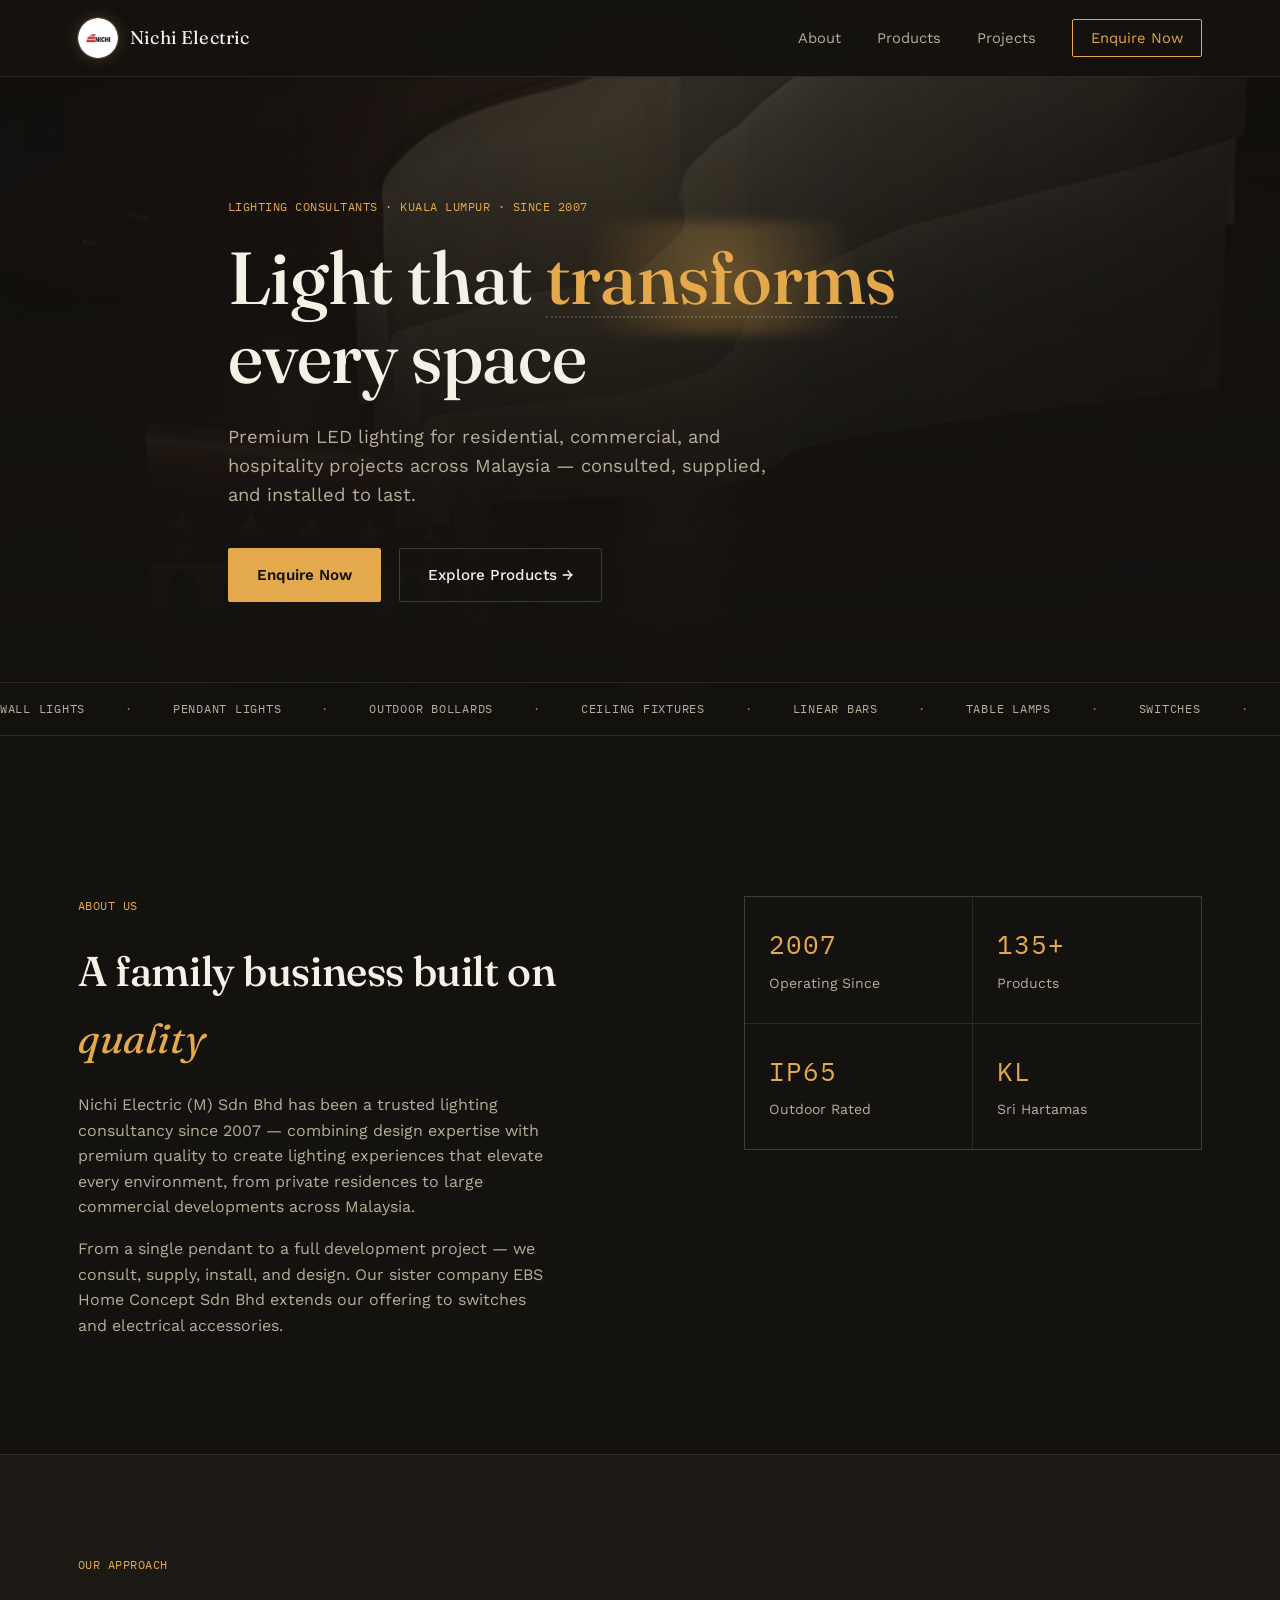
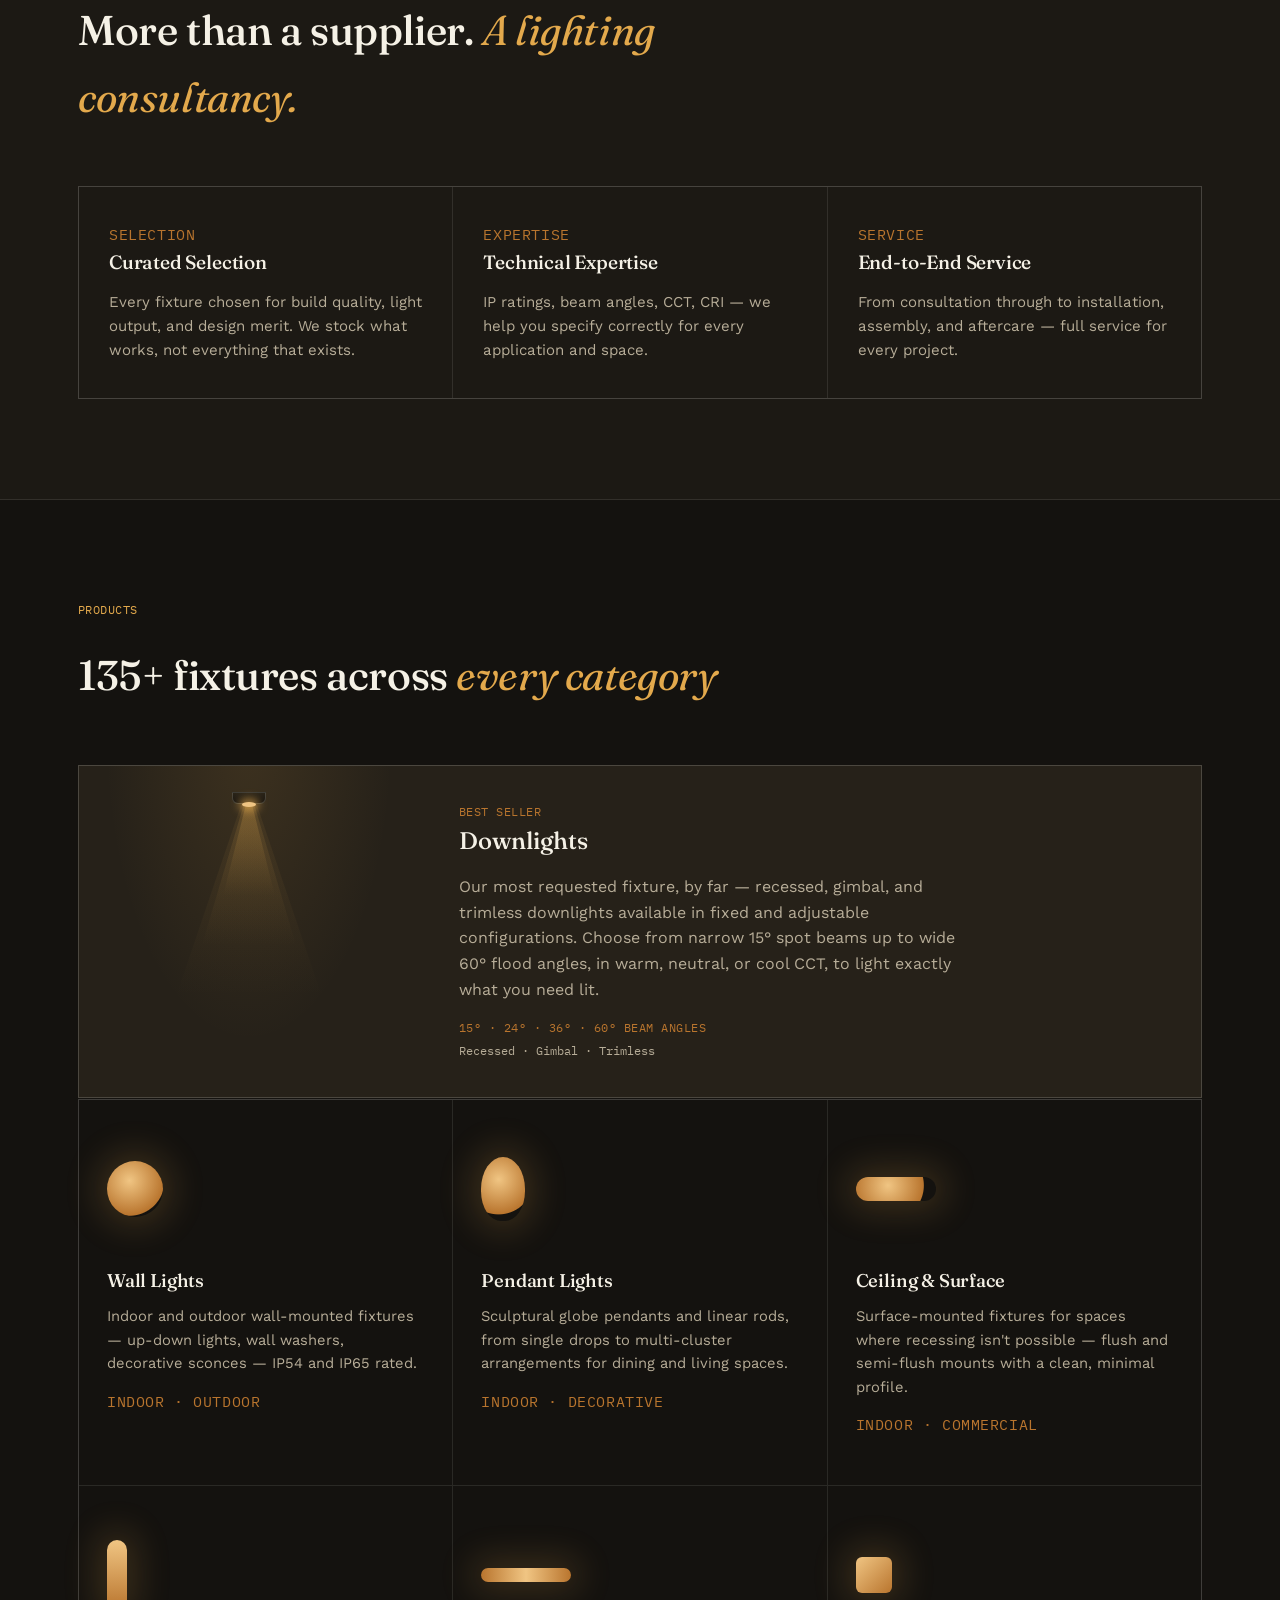
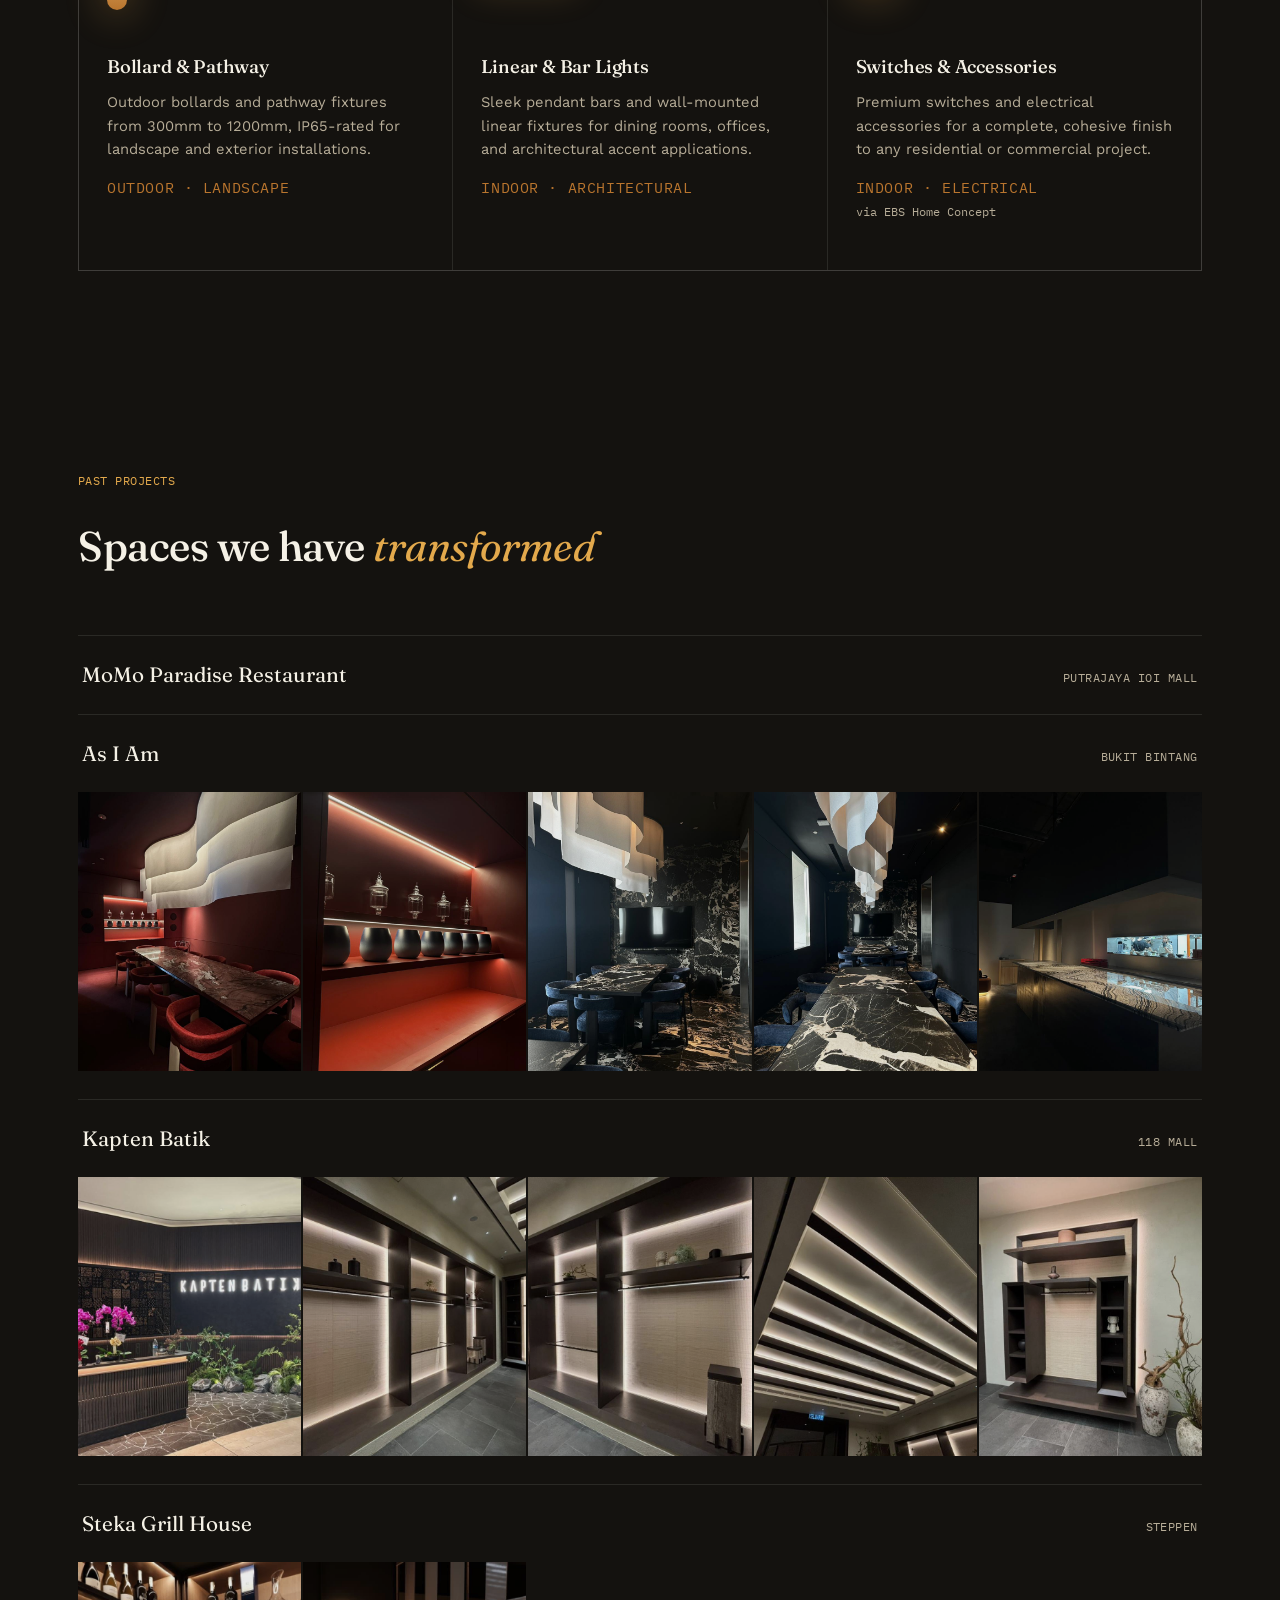
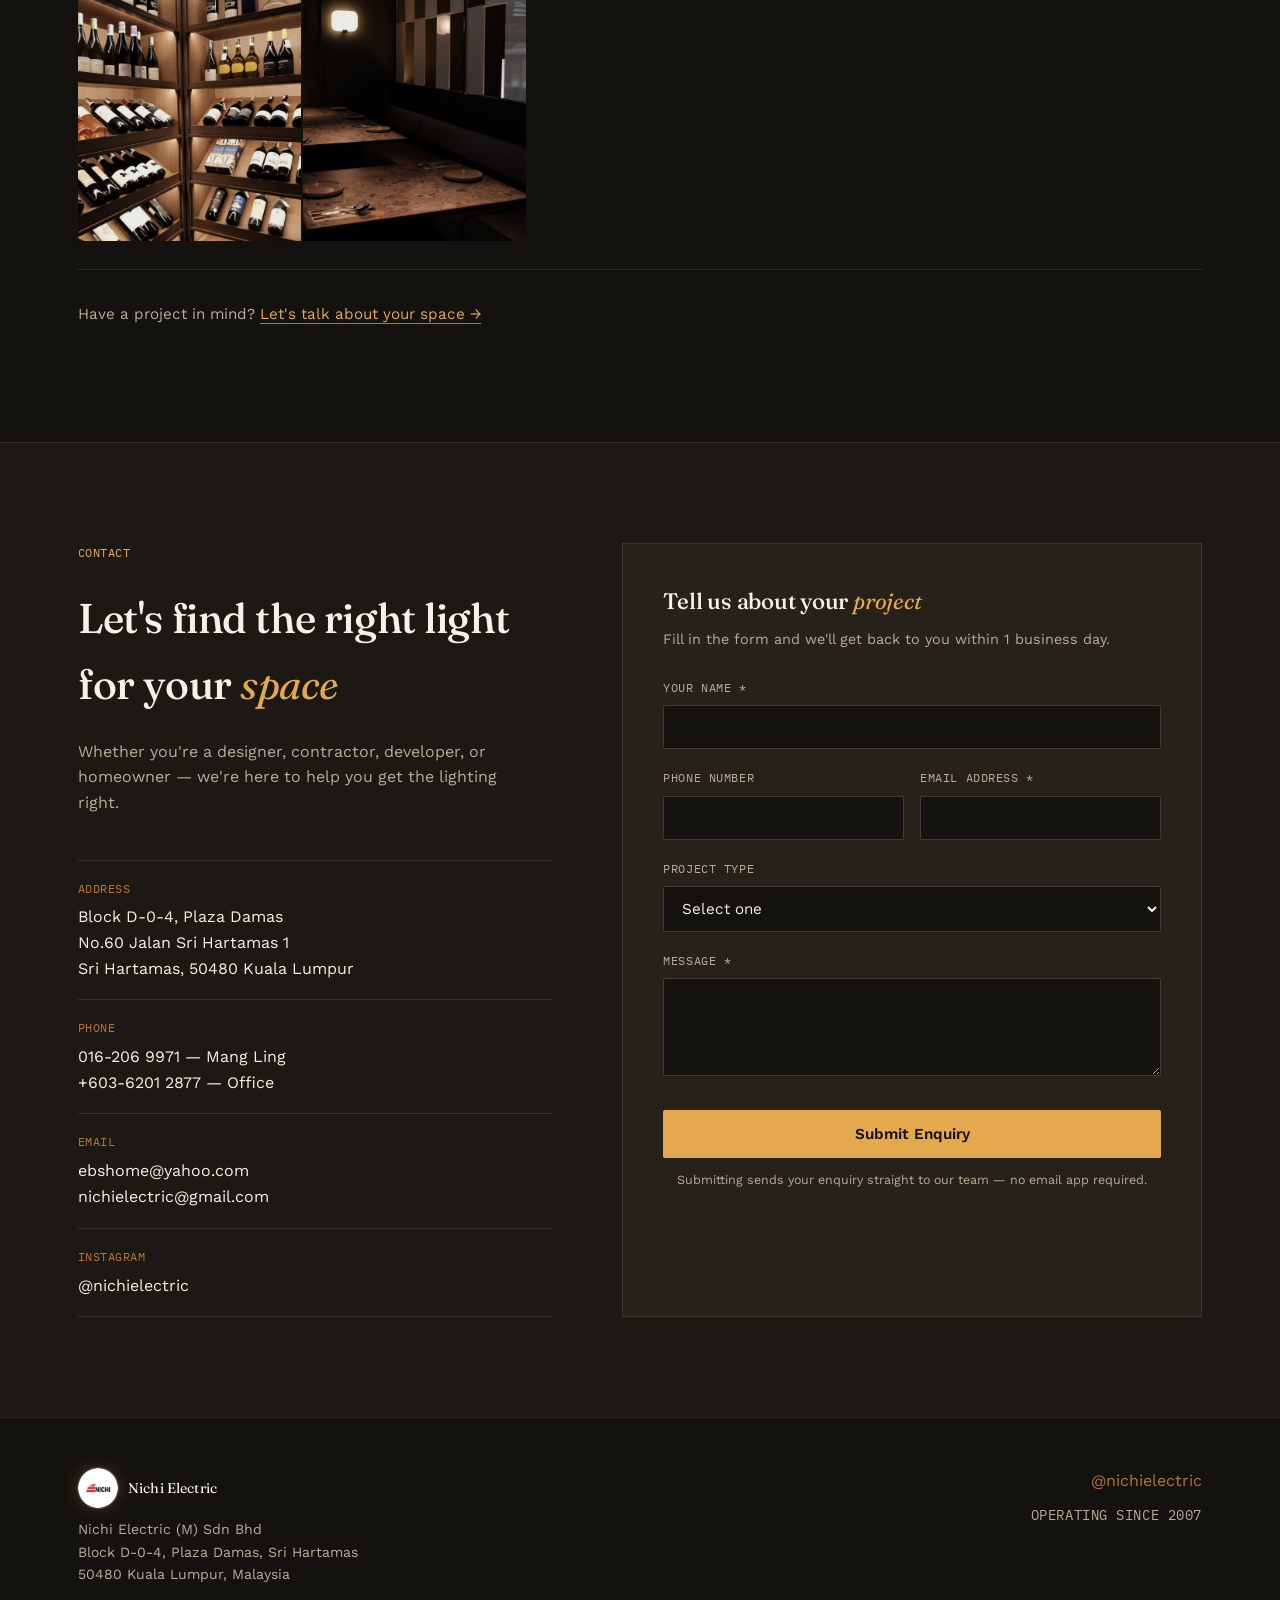
<file: index.html>
<!DOCTYPE html>
<html lang="en">
<head>
<meta charset="UTF-8">
<meta name="viewport" content="width=device-width, initial-scale=1.0">
<meta name="google-site-verification" content="uWjM093SAw55uyJLMGe9ifw6n5FnUserQr2Jp07Qt6U">
<title>Nichi Electric — Designer Lighting Specialist</title>
<meta name="description" content="Premium LED lighting for residential, commercial, and hospitality projects across Malaysia — consulted, supplied, and installed to last. Since 2007.">
<link rel="icon" href="favicon.ico" sizes="any">
<link rel="icon" type="image/png" sizes="32x32" href="images/favicon-32.png">
<link rel="icon" type="image/png" sizes="16x16" href="images/favicon-16.png">
<link rel="apple-touch-icon" sizes="180x180" href="images/favicon-180.png">
<link rel="preconnect" href="https://fonts.googleapis.com">
<link rel="preconnect" href="https://fonts.gstatic.com" crossorigin>
<link href="https://fonts.googleapis.com/css2?family=Fraunces:opsz,wght@9..144,300;9..144,400;9..144,500;9..144,600&family=Work+Sans:wght@300;400;500;600&family=IBM+Plex+Mono:wght@400;500&display=swap" rel="stylesheet">
<link rel="stylesheet" href="styles.css">
</head>
<body>

<!-- switch panel: cursor-follow glow layer -->
<div class="glow-layer" aria-hidden="true"></div>

<a class="skip-link" href="#main">Skip to content</a>

<header class="site-header" id="top">
  <div class="wrap header-inner">
    <a class="brand" href="#top">
      <img class="brand-logo" src="images/logo-badge.png" alt="Nichi Electric logo" width="40" height="40">
      <span class="brand-text">Nichi Electric</span>
    </a>
    <nav class="main-nav" aria-label="Primary">
      <button class="nav-toggle" aria-expanded="false" aria-controls="nav-list">
        <span></span><span></span><span></span>
        <span class="sr-only">Menu</span>
      </button>
      <ul id="nav-list">
        <li><a href="#about">About</a></li>
        <li><a href="#products">Products</a></li>
        <li><a href="#projects">Projects</a></li>
        <li><a href="#contact" class="nav-cta">Enquire Now</a></li>
      </ul>
    </nav>
  </div>
</header>

<main id="main">

  <!-- HERO -->
  <section class="hero">
    <div class="hero-bg" style="background-image:url('images/red-dining-room.jpg')" aria-hidden="true"></div>
    <div class="wrap hero-inner">
      <p class="eyebrow mono">Lighting Consultants · Kuala Lumpur · Since 2007</p>
      <h1 class="hero-title">
        Light that
        <span class="switch-word" id="switchWord" tabindex="0" role="button" aria-pressed="true" aria-label="Toggle the light">
          <span class="switch-glow" aria-hidden="true"></span>
          <span class="switch-text">transforms</span>
        </span>
        every space
      </h1>
      <p class="hero-sub">Premium LED lighting for residential, commercial, and hospitality projects across Malaysia — consulted, supplied, and installed to last.</p>
      <div class="hero-actions">
        <a href="#contact" class="btn btn-primary">Enquire Now</a>
        <a href="#products" class="btn btn-ghost">Explore Products →</a>
      </div>
    </div>
    <div class="hero-ticker" aria-hidden="true">
      <div class="ticker-track">
        <span>Wall Lights</span><span>Pendant Lights</span><span>Outdoor Bollards</span><span>Ceiling Fixtures</span><span>Linear Bars</span><span>Table Lamps</span><span>Switches</span><span>IP65 Outdoor</span><span>Lighting Consultancy</span><span>Since 2007</span>
        <span>Wall Lights</span><span>Pendant Lights</span><span>Outdoor Bollards</span><span>Ceiling Fixtures</span><span>Linear Bars</span><span>Table Lamps</span><span>Switches</span><span>IP65 Outdoor</span><span>Lighting Consultancy</span><span>Since 2007</span>
      </div>
    </div>
  </section>

  <!-- ABOUT -->
  <section class="section about" id="about">
    <div class="wrap about-grid">
      <div class="about-copy">
        <p class="eyebrow mono">About Us</p>
        <h2>A family business built on <em>quality</em></h2>
        <p>Nichi Electric (M) Sdn Bhd has been a trusted lighting consultancy since 2007 — combining design expertise with premium quality to create lighting experiences that elevate every environment, from private residences to large commercial developments across Malaysia.</p>
        <p>From a single pendant to a full development project — we consult, supply, install, and design. Our sister company EBS Home Concept Sdn Bhd extends our offering to switches and electrical accessories.</p>
      </div>
      <dl class="stat-grid">
        <div class="stat"><dt class="mono">2007</dt><dd>Operating Since</dd></div>
        <div class="stat"><dt class="mono">135+</dt><dd>Products</dd></div>
        <div class="stat"><dt class="mono">IP65</dt><dd>Outdoor Rated</dd></div>
        <div class="stat"><dt class="mono">KL</dt><dd>Sri Hartamas</dd></div>
      </dl>
    </div>
  </section>

  <!-- APPROACH -->
  <section class="section approach">
    <div class="wrap">
      <p class="eyebrow mono">Our Approach</p>
      <h2>More than a supplier. <em>A lighting consultancy.</em></h2>
      <div class="approach-grid">
        <article class="approach-card">
          <p class="approach-num mono">Selection</p>
          <h3>Curated Selection</h3>
          <p>Every fixture chosen for build quality, light output, and design merit. We stock what works, not everything that exists.</p>
        </article>
        <article class="approach-card">
          <p class="approach-num mono">Expertise</p>
          <h3>Technical Expertise</h3>
          <p>IP ratings, beam angles, CCT, CRI — we help you specify correctly for every application and space.</p>
        </article>
        <article class="approach-card">
          <p class="approach-num mono">Service</p>
          <h3>End-to-End Service</h3>
          <p>From consultation through to installation, assembly, and aftercare — full service for every project.</p>
        </article>
      </div>
    </div>
  </section>

  <!-- PRODUCTS -->
  <section class="section products" id="products">
    <div class="wrap">
      <p class="eyebrow mono">Products</p>
      <h2>135+ fixtures across <em>every category</em></h2>

      <article class="product-featured">
        <div class="product-featured-visual" aria-hidden="true">
          <div class="beam beam-1"></div>
          <div class="beam beam-2"></div>
          <div class="beam beam-3"></div>
          <div class="downlight-fixture"></div>
        </div>
        <div class="product-featured-copy">
          <p class="tag mono featured-tag">Best Seller</p>
          <h3>Downlights</h3>
          <p>Our most requested fixture, by far — recessed, gimbal, and trimless downlights available in fixed and adjustable configurations. Choose from narrow 15° spot beams up to wide 60° flood angles, in warm, neutral, or cool CCT, to light exactly what you need lit.</p>
          <p class="tag mono">15° · 24° · 36° · 60° beam angles <span class="via">Recessed · Gimbal · Trimless</span></p>
        </div>
      </article>

      <div class="product-grid">

        <article class="product-card" data-glow="warm">
          <div class="product-visual" aria-hidden="true"><div class="fixture fixture-wall"></div></div>
          <h3>Wall Lights</h3>
          <p>Indoor and outdoor wall-mounted fixtures — up-down lights, wall washers, decorative sconces — IP54 and IP65 rated.</p>
          <p class="tag mono">Indoor · Outdoor</p>
        </article>

        <article class="product-card" data-glow="warm">
          <div class="product-visual" aria-hidden="true"><div class="fixture fixture-pendant"></div></div>
          <h3>Pendant Lights</h3>
          <p>Sculptural globe pendants and linear rods, from single drops to multi-cluster arrangements for dining and living spaces.</p>
          <p class="tag mono">Indoor · Decorative</p>
        </article>

        <article class="product-card" data-glow="cool">
          <div class="product-visual" aria-hidden="true"><div class="fixture fixture-ceiling"></div></div>
          <h3>Ceiling &amp; Surface</h3>
          <p>Surface-mounted fixtures for spaces where recessing isn't possible — flush and semi-flush mounts with a clean, minimal profile.</p>
          <p class="tag mono">Indoor · Commercial</p>
        </article>

        <article class="product-card" data-glow="cool">
          <div class="product-visual" aria-hidden="true"><div class="fixture fixture-bollard"></div></div>
          <h3>Bollard &amp; Pathway</h3>
          <p>Outdoor bollards and pathway fixtures from 300mm to 1200mm, IP65-rated for landscape and exterior installations.</p>
          <p class="tag mono">Outdoor · Landscape</p>
        </article>

        <article class="product-card" data-glow="warm">
          <div class="product-visual" aria-hidden="true"><div class="fixture fixture-linear"></div></div>
          <h3>Linear &amp; Bar Lights</h3>
          <p>Sleek pendant bars and wall-mounted linear fixtures for dining rooms, offices, and architectural accent applications.</p>
          <p class="tag mono">Indoor · Architectural</p>
        </article>

        <article class="product-card" data-glow="cool">
          <div class="product-visual" aria-hidden="true"><div class="fixture fixture-switch"></div></div>
          <h3>Switches &amp; Accessories</h3>
          <p>Premium switches and electrical accessories for a complete, cohesive finish to any residential or commercial project.</p>
          <p class="tag mono">Indoor · Electrical <span class="via">via EBS Home Concept</span></p>
        </article>

      </div>
    </div>
  </section>

  <!-- PROJECTS -->
  <section class="section projects" id="projects">
    <div class="wrap">
      <p class="eyebrow mono">Past Projects</p>
      <h2>Spaces we have <em>transformed</em></h2>
      <div class="project-entries">
        <article class="project-entry">
          <div class="project-row">
            <span class="project-name">MoMo Paradise Restaurant</span>
            <span class="project-loc mono">Putrajaya IOI Mall</span>
          </div>
        </article>

        <article class="project-entry has-photos">
          <div class="project-row">
            <span class="project-name">As I Am</span>
            <span class="project-loc mono">Bukit Bintang</span>
          </div>
          <div class="project-gallery">
            <figure class="gallery-item">
              <img src="images/red-dining-room.jpg" alt="As I Am — private dining room with a sculptural fabric pendant fixture over a marble table">
            </figure>
            <figure class="gallery-item">
              <img src="images/glow-shelf-detail.jpg" alt="As I Am — backlit display shelving with warm LED strip lighting">
            </figure>
            <figure class="gallery-item">
              <img src="images/black-marble-room-1.jpg" alt="As I Am — dining room with black marble walls and a flowing fabric ceiling fixture">
            </figure>
            <figure class="gallery-item">
              <img src="images/black-marble-room-2.jpg" alt="As I Am — dining room with black marble walls, long view down the table">
            </figure>
            <figure class="gallery-item">
              <img src="images/open-kitchen-counter.jpg" alt="As I Am — open kitchen pass with a backlit stone counter">
            </figure>
          </div>
        </article>

        <article class="project-entry has-photos">
          <div class="project-row">
            <span class="project-name">Kapten Batik</span>
            <span class="project-loc mono">118 Mall</span>
          </div>
          <div class="project-gallery">
            <figure class="gallery-item">
              <img src="images/kapten-batik-reception.jpg" alt="Kapten Batik — illuminated reception signage with a backlit batik pattern wall">
            </figure>
            <figure class="gallery-item">
              <img src="images/kapten-batik-shelving-1.jpg" alt="Kapten Batik — backlit display shelving along a wide corridor">
            </figure>
            <figure class="gallery-item">
              <img src="images/kapten-batik-shelving-2.jpg" alt="Kapten Batik — closer view of the backlit display shelving">
            </figure>
            <figure class="gallery-item">
              <img src="images/kapten-batik-ceiling.jpg" alt="Kapten Batik — angled ceiling with linear LED light strips">
            </figure>
            <figure class="gallery-item">
              <img src="images/kapten-batik-display-cabinet.jpg" alt="Kapten Batik — freestanding backlit display cabinet">
            </figure>
          </div>
        </article>

        <article class="project-entry has-photos">
          <div class="project-row">
            <span class="project-name">Steka Grill House</span>
            <span class="project-loc mono">Steppen</span>
          </div>
          <div class="project-gallery">
            <figure class="gallery-item">
              <img src="images/wine-wall.jpg" alt="Steka Grill House — backlit wine display wall with warm wood shelving">
            </figure>
            <figure class="gallery-item">
              <img src="images/booth-seating.jpg" alt="Steka Grill House — booth seating lit by a warm wall sconce">
            </figure>
          </div>
        </article>
      </div>

      <p class="projects-note">Have a project in mind? <a href="#contact">Let's talk about your space →</a></p>
    </div>
  </section>

  <!-- CONTACT -->
  <section class="section contact" id="contact">
    <div class="wrap contact-grid">
      <div class="contact-info">
        <p class="eyebrow mono">Contact</p>
        <h2>Let's find the right light for your <em>space</em></h2>
        <p class="contact-lead">Whether you're a designer, contractor, developer, or homeowner — we're here to help you get the lighting right.</p>

        <dl class="info-list">
          <div>
            <dt class="mono">Address</dt>
            <dd>Block D-0-4, Plaza Damas<br>No.60 Jalan Sri Hartamas 1<br>Sri Hartamas, 50480 Kuala Lumpur</dd>
          </div>
          <div>
            <dt class="mono">Phone</dt>
            <dd><a href="tel:+60162069971">016-206 9971</a> — Mang Ling<br><a href="tel:+60362012877">+603-6201 2877</a> — Office</dd>
          </div>
          <div>
            <dt class="mono">Email</dt>
            <dd><a href="mailto:ebshome@yahoo.com">ebshome@yahoo.com</a><br><a href="mailto:nichielectric@gmail.com">nichielectric@gmail.com</a></dd>
          </div>
          <div>
            <dt class="mono">Instagram</dt>
            <dd><a href="https://www.instagram.com/nichielectric/" target="_blank" rel="noopener">@nichielectric</a></dd>
          </div>
        </dl>
      </div>

      <div class="contact-form-wrap">
        <h3>Tell us about your <em>project</em></h3>
        <p class="form-note">Fill in the form and we'll get back to you within 1 business day.</p>

        <!--
          FORM SETUP — read this before going live:
          1. Go to https://formspree.io and create a free account.
          2. Create a new form, and verify/connect ebshome@yahoo.com as the receiving address.
          3. Formspree gives you a form ID that looks like "myznnkpq".
          4. Replace YOUR_FORM_ID below with that ID.
          Once set, submissions are emailed to ebshome@yahoo.com automatically —
          no mail app popup, nothing for the visitor to send manually.
        -->
        <form id="enquiryForm" class="enquiry-form" action="https://formspree.io/f/mwlkpana" method="POST">
          <div class="form-row">
            <label for="name">Your Name *</label>
            <input type="text" id="name" name="name" required autocomplete="name">
          </div>
          <div class="form-row form-row-split">
            <div>
              <label for="phone">Phone Number</label>
              <input type="tel" id="phone" name="phone" autocomplete="tel">
            </div>
            <div>
              <label for="email">Email Address *</label>
              <input type="email" id="email" name="email" required autocomplete="email">
            </div>
          </div>
          <div class="form-row">
            <label for="project-type">Project Type</label>
            <select id="project-type" name="project_type">
              <option value="">Select one</option>
              <option>Residential</option>
              <option>Commercial</option>
              <option>Hospitality / F&amp;B</option>
              <option>Office</option>
              <option>Landscape / Outdoor</option>
              <option>Other</option>
            </select>
          </div>
          <div class="form-row">
            <label for="message">Message *</label>
            <textarea id="message" name="message" rows="4" required></textarea>
          </div>
          <input type="hidden" name="_subject" value="New enquiry from Nichi Electric website">

          <button type="submit" class="btn btn-primary btn-submit">
            <span class="btn-label">Submit Enquiry</span>
            <span class="btn-loading" hidden>Sending…</span>
          </button>
          <p class="form-fineprint">Submitting sends your enquiry straight to our team — no email app required.</p>
        </form>

        <div class="form-success" id="formSuccess" hidden>
          <h3>Thank you for your enquiry</h3>
          <p>We've received your message and will be in touch shortly.</p>
          <p>You can also reach us directly at <a href="mailto:ebshome@yahoo.com">ebshome@yahoo.com</a> or <a href="tel:+60162069971">016-206 9971</a>.</p>
        </div>
      </div>
    </div>
  </section>

</main>

<footer class="site-footer">
  <div class="wrap footer-inner">
    <div>
      <div class="footer-brand-row">
        <img class="brand-logo" src="images/logo-badge.png" alt="Nichi Electric logo" width="32" height="32">
        <p class="brand-text footer-brand">Nichi Electric</p>
      </div>
      <p>Nichi Electric (M) Sdn Bhd<br>Block D-0-4, Plaza Damas, Sri Hartamas<br>50480 Kuala Lumpur, Malaysia</p>
    </div>
    <div class="footer-meta">
      <a href="https://www.instagram.com/nichielectric/" target="_blank" rel="noopener">@nichielectric</a>
      <p class="mono">Operating since 2007</p>
    </div>
  </div>
</footer>

<script src="script.js"></script>
</body>
</html>
</file>
<file: styles.css>
/* ============================================================
   Nichi Electric — Design tokens
   Palette:
     --ink        #14120F  near-black warm charcoal (bg)
     --ink-2      #1C1914  raised surface
     --ink-3      #262119  card surface
     --paper      #F5F1E6  warm off-white (text on dark)
     --paper-dim  #B7AD98  muted warm grey (secondary text)
     --brass      #E3A94C  primary accent — warm filament glow
     --brass-deep #B9752E  deeper copper accent
     --line       rgba(245,241,230,0.10)
   Type:
     Display: 'Fraunces' (warm, characterful serif — light fixtures glow, this face has warmth)
     Body:    'Work Sans' (clean, technical, quiet)
     Mono:    'IBM Plex Mono' (specs / labels — IP65, CCT, CRI register)
   Signature: the hero headline has one word, "transforms", built as a literal
   light switch — click/tap it to kill the lights across the whole page.
   ============================================================ */

:root{
  --ink: #14120F;
  --ink-2: #1C1914;
  --ink-3: #262119;
  --paper: #F5F1E6;
  --paper-dim: #B7AD98;
  --brass: #E3A94C;
  --brass-soft: #F0C583;
  --brass-deep: #B9752E;
  --line: rgba(245,241,230,0.10);
  --line-strong: rgba(245,241,230,0.18);

  --serif: 'Fraunces', Georgia, serif;
  --sans: 'Work Sans', -apple-system, BlinkMacSystemFont, sans-serif;
  --mono: 'IBM Plex Mono', ui-monospace, monospace;

  --wrap: 1180px;
  --radius: 2px;
}

*{box-sizing:border-box;}
html{scroll-behavior:smooth;}
@media (prefers-reduced-motion: reduce){
  html{scroll-behavior:auto;}
  *{animation-duration:0.001ms !important; animation-iteration-count:1 !important; transition-duration:0.001ms !important;}
}

body{
  margin:0;
  background:var(--ink);
  color:var(--paper);
  font-family:var(--sans);
  font-weight:400;
  font-size:16px;
  line-height:1.6;
  -webkit-font-smoothing:antialiased;
}

/* lights-off state, toggled by the switch-word */
body.lights-off{
  --ink: #050403;
  --ink-2: #0a0806;
  --ink-3: #0c0a07;
  --paper: #66604F;
  --paper-dim: #34302760;
  --line: rgba(245,241,230,0.04);
  --line-strong: rgba(245,241,230,0.07);
  transition: background 0.6s ease;
}
body.lights-off .brand-logo,
body.lights-off .switch-glow{ opacity: 0.35; }

h1,h2,h3{
  font-family:var(--serif);
  font-weight:500;
  margin:0 0 0.5em;
  letter-spacing:-0.01em;
  color:var(--paper);
}
em{font-style:italic; color:var(--brass); font-weight:400;}
p{margin:0 0 1em; color:var(--paper-dim);}
a{color:inherit; text-decoration:none;}
img{max-width:100%; display:block;}
.mono{font-family:var(--mono); letter-spacing:0.04em; text-transform:uppercase; font-size:0.78rem;}
.wrap{max-width:var(--wrap); margin:0 auto; padding:0 28px;}
.sr-only{position:absolute; width:1px; height:1px; padding:0; margin:-1px; overflow:hidden; clip:rect(0,0,0,0); white-space:nowrap; border:0;}

.skip-link{
  position:absolute; left:-999px; top:0; background:var(--brass); color:var(--ink);
  padding:10px 16px; z-index:1000; font-family:var(--mono); font-size:0.85rem;
}
.skip-link:focus{left:12px; top:12px;}

:focus-visible{outline:2px solid var(--brass); outline-offset:3px;}

/* cursor glow layer — subtle warm light that follows the pointer, evokes a fixture beam */
.glow-layer{
  position:fixed; inset:0; pointer-events:none; z-index:1;
  background: radial-gradient(600px circle at var(--mx,50%) var(--my,20%), rgba(227,169,76,0.06), transparent 60%);
  transition: background 0.15s ease-out;
}

/* ---------------- Header ---------------- */
.site-header{
  position:sticky; top:0; z-index:100;
  background:rgba(20,18,15,0.85);
  backdrop-filter: blur(10px);
  border-bottom:1px solid var(--line);
}
.header-inner{
  display:flex; align-items:center; justify-content:space-between;
  height:76px;
}
.brand{display:flex; align-items:center; gap:12px;}
.brand-logo{
  width:40px; height:40px; border-radius:50%;
  box-shadow:0 0 0 1px var(--line-strong), 0 0 16px rgba(227,169,76,0.25);
  flex-shrink:0;
}
.brand-text{
  font-family:var(--serif); font-size:1.15rem; letter-spacing:0.01em; color:var(--paper);
}
.main-nav ul{
  list-style:none; display:flex; align-items:center; gap:36px; margin:0; padding:0;
}
.main-nav a{
  font-family:var(--sans); font-size:0.92rem; color:var(--paper-dim);
  position:relative; padding:4px 0;
}
.main-nav a:not(.nav-cta):hover,
.main-nav a:not(.nav-cta):focus-visible{color:var(--paper);}
.main-nav a:not(.nav-cta)::after{
  content:''; position:absolute; left:0; right:100%; bottom:-2px; height:1px; background:var(--brass);
  transition:right 0.25s ease;
}
.main-nav a:not(.nav-cta):hover::after{right:0;}
.nav-cta{
  border:1px solid var(--brass); color:var(--brass) !important;
  padding:9px 18px !important; border-radius:var(--radius);
}
.nav-cta:hover{background:var(--brass); color:var(--ink) !important;}
.nav-toggle{
  display:none; flex-direction:column; gap:5px; background:none; border:0; cursor:pointer; padding:8px;
}
.nav-toggle span{width:22px; height:1.5px; background:var(--paper); display:block;}

/* ---------------- Hero ---------------- */
.hero{
  position:relative; z-index:2;
  padding:120px 0 60px;
  overflow:hidden;
}
.hero-bg{
  position:absolute; inset:0; z-index:-1;
  background-size:cover; background-position:center 30%;
  opacity:0.4;
  -webkit-mask-image:linear-gradient(180deg, rgba(0,0,0,0.85) 0%, rgba(0,0,0,0.5) 55%, transparent 92%);
  mask-image:linear-gradient(180deg, rgba(0,0,0,0.85) 0%, rgba(0,0,0,0.5) 55%, transparent 92%);
}
.hero-bg::after{
  content:''; position:absolute; inset:0;
  background:linear-gradient(180deg, rgba(20,18,15,0.55), var(--ink) 95%);
}
.hero-inner{max-width:880px; position:relative;}
.eyebrow{color:var(--brass); margin-bottom:22px; display:block;}
.hero-title{
  font-size:clamp(2.5rem, 6vw, 4.6rem);
  line-height:1.05;
  margin-bottom:26px;
}
.switch-word{
  position:relative; display:inline-block; cursor:pointer; color:var(--paper);
  border-bottom:2px dotted var(--line-strong);
}
.switch-glow{
  position:absolute; inset:-18px -14px;
  background:radial-gradient(circle, rgba(227,169,76,0.35), transparent 70%);
  filter:blur(6px);
  z-index:-1;
  opacity:1;
  transition:opacity 0.6s ease;
}
.switch-text{color:var(--brass);}
body.lights-off .switch-text{color:var(--paper-dim);}
.hero-sub{
  font-size:1.15rem; max-width:560px; color:var(--paper-dim); margin-bottom:38px;
}
.hero-actions{display:flex; gap:18px; flex-wrap:wrap;}

.btn{
  display:inline-flex; align-items:center; gap:8px;
  font-family:var(--sans); font-weight:500; font-size:0.95rem;
  padding:14px 28px; border-radius:var(--radius);
  border:1px solid transparent; cursor:pointer;
  transition:transform 0.2s ease, background 0.2s ease, color 0.2s ease, border-color 0.2s ease;
}
.btn:hover{transform:translateY(-1px);}
.btn-primary{
  background:var(--brass); color:var(--ink); font-weight:600;
}
.btn-primary:hover{background:var(--brass-soft);}
.btn-ghost{border-color:var(--line-strong); color:var(--paper);}
.btn-ghost:hover{border-color:var(--brass); color:var(--brass);}

.hero-ticker{
  margin-top:80px; border-top:1px solid var(--line); border-bottom:1px solid var(--line);
  overflow:hidden; padding:16px 0;
}
.ticker-track{
  display:flex; gap:40px; white-space:nowrap; width:max-content;
  animation: ticker 32s linear infinite;
  font-family:var(--mono); font-size:0.78rem; letter-spacing:0.06em; text-transform:uppercase; color:var(--paper-dim);
}
.ticker-track span::after{content:'·'; margin-left:40px; color:var(--brass-deep);}
@keyframes ticker{
  from{transform:translateX(0);}
  to{transform:translateX(-50%);}
}

/* ---------------- Sections generic ---------------- */
.section{padding:100px 0; position:relative; z-index:2;}
.section h2{font-size:clamp(1.9rem, 3.4vw, 2.6rem); max-width:640px;}

/* ---------------- About ---------------- */
.about-grid{
  display:grid; grid-template-columns:1.3fr 1fr; gap:70px; align-items:start;
}
.about-copy p{max-width:480px;}
.stat-grid{
  display:grid; grid-template-columns:1fr 1fr; gap:1px;
  background:var(--line); border:1px solid var(--line);
  margin:0;
}
.stat{background:var(--ink); padding:28px 24px;}
.stat dt{color:var(--brass); font-size:1.6rem; margin-bottom:6px;}
.stat dd{margin:0; color:var(--paper-dim); font-size:0.88rem;}

/* ---------------- Approach ---------------- */
.approach{background:var(--ink-2); border-top:1px solid var(--line); border-bottom:1px solid var(--line);}
.approach-grid{
  display:grid; grid-template-columns:repeat(3, 1fr); gap:1px;
  background:var(--line); border:1px solid var(--line); margin-top:56px;
}
.approach-card{background:var(--ink-2); padding:36px 30px;}
.approach-num{color:var(--brass-deep); display:block; margin-bottom:20px;}
.approach-card h3{font-size:1.2rem; margin-bottom:12px;}
.approach-card p{margin:0; font-size:0.94rem;}

/* ---------------- Products ---------------- */
.product-featured{
  display:grid; grid-template-columns:340px 1fr; gap:0;
  background:var(--ink-3); border:1px solid var(--line-strong);
  margin-top:56px;
}
.product-featured-visual{
  position:relative; overflow:hidden; min-height:280px;
  background:radial-gradient(ellipse at 50% -10%, rgba(227,169,76,0.12), transparent 60%);
}
.downlight-fixture{
  position:absolute; top:26px; left:50%; transform:translateX(-50%);
  width:34px; height:12px; border-radius:0 0 6px 6px;
  background:linear-gradient(180deg, #2a2419, #14120F);
  border:1px solid var(--line-strong);
  z-index:3;
}
.downlight-fixture::after{
  content:''; position:absolute; top:9px; left:50%; transform:translateX(-50%);
  width:14px; height:5px; border-radius:50%;
  background:var(--brass-soft); box-shadow:0 0 10px 3px rgba(227,169,76,0.8);
}
.beam{
  position:absolute; top:36px; left:50%;
  transform:translateX(-50%);
  background:linear-gradient(180deg, rgba(227,169,76,0.28), transparent 85%);
  clip-path:polygon(46% 0, 54% 0, 100% 100%, 0% 100%);
}
.beam-1{width:60px; height:110px; opacity:0.9;}
.beam-2{width:110px; height:170px; opacity:0.55;}
.beam-3{width:170px; height:230px; opacity:0.3;}
.product-featured-copy{padding:36px 40px;}
.featured-tag{color:var(--brass) !important;}
.product-featured-copy h3{font-size:1.5rem; margin-bottom:14px;}
.product-featured-copy > p:not(.tag){max-width:520px;}

.product-grid{
  display:grid; grid-template-columns:repeat(3, 1fr); gap:1px;
  background:var(--line); border:1px solid var(--line); margin-top:1px;
}
.product-card{
  background:var(--ink); padding:34px 28px; position:relative;
  transition:background 0.3s ease;
}
.product-card:hover{background:var(--ink-3);}
.product-visual{height:110px; display:flex; align-items:center; margin-bottom:22px;}
.fixture{
  width:56px; height:56px; border-radius:50%;
  background:radial-gradient(circle at 40% 35%, var(--brass-soft), var(--brass-deep) 70%, transparent 72%);
  box-shadow:0 0 34px 10px rgba(227,169,76,0.18);
  transition:box-shadow 0.3s ease;
}
.product-card:hover .fixture{box-shadow:0 0 44px 14px rgba(227,169,76,0.32);}
.fixture-pendant{border-radius:50% 50% 46% 46%; width:44px; height:64px;}
.fixture-ceiling{width:80px; height:24px; border-radius:40px;}
.fixture-bollard{width:20px; height:70px; border-radius:10px; background:linear-gradient(var(--brass-soft), var(--brass-deep));}
.fixture-linear{width:90px; height:14px; border-radius:8px; background:linear-gradient(90deg, var(--brass-deep), var(--brass-soft), var(--brass-deep));}
.fixture-switch{width:36px; height:36px; border-radius:6px; background:linear-gradient(135deg, var(--brass-soft), var(--brass-deep));}
.product-card h3{font-size:1.15rem; margin-bottom:10px;}
.product-card p{font-size:0.92rem; margin-bottom:14px;}
.tag{color:var(--brass-deep) !important; margin:0;}
.tag .via{display:block; color:var(--paper-dim) !important; text-transform:none; letter-spacing:0; margin-top:4px; font-size:0.72rem;}

/* ---------------- Projects ---------------- */
.project-entries{margin:56px 0 0; border-top:1px solid var(--line);}
.project-entry{border-bottom:1px solid var(--line);}
.project-row{
  display:flex; justify-content:space-between; align-items:baseline;
  padding:22px 4px; transition:padding-left 0.25s ease;
}
.project-entry:not(.has-photos):hover .project-row{padding-left:12px; border-color:var(--brass-deep);}
.project-name{font-family:var(--serif); font-size:1.3rem; color:var(--paper);}
.project-loc{color:var(--paper-dim);}
.project-gallery{
  display:grid;
  grid-template-columns:repeat(5, 1fr);
  gap:2px;
  padding-bottom:28px;
}
.gallery-item{margin:0; overflow:hidden; background:var(--ink-3); position:relative; aspect-ratio:4/5;}
.gallery-item img{
  width:100%; height:100%; object-fit:cover; display:block;
  filter:saturate(0.9) brightness(0.92);
  transition:transform 0.6s ease, filter 0.4s ease;
}
.gallery-item:hover img{transform:scale(1.06); filter:saturate(1) brightness(1);}
.projects-note{margin-top:32px; font-size:0.95rem;}
.projects-note a{color:var(--brass); border-bottom:1px solid var(--brass-deep);}

/* ---------------- Contact ---------------- */
.contact{background:var(--ink-2); border-top:1px solid var(--line);}
.contact-grid{display:grid; grid-template-columns:0.9fr 1.1fr; gap:70px;}
.contact-lead{max-width:420px;}
.info-list{margin:44px 0 0;}
.info-list > div{padding:18px 0; border-top:1px solid var(--line);}
.info-list > div:last-child{border-bottom:1px solid var(--line);}
.info-list dt{color:var(--brass-deep); margin-bottom:6px;}
.info-list dd{margin:0; color:var(--paper);}
.info-list a:hover{color:var(--brass);}

.contact-form-wrap{
  background:var(--ink-3); border:1px solid var(--line); padding:40px;
}
.contact-form-wrap h3{font-size:1.4rem; margin-bottom:8px;}
.form-note{font-size:0.9rem; margin-bottom:28px;}
.form-row{margin-bottom:20px;}
.form-row-split{display:grid; grid-template-columns:1fr 1fr; gap:16px;}
label{display:block; font-family:var(--mono); font-size:0.72rem; text-transform:uppercase; letter-spacing:0.05em; color:var(--paper-dim); margin-bottom:8px;}
input, select, textarea{
  width:100%; background:var(--ink); border:1px solid var(--line-strong); color:var(--paper);
  padding:12px 14px; font-family:var(--sans); font-size:0.95rem; border-radius:var(--radius);
}
input:focus, select:focus, textarea:focus{border-color:var(--brass); outline:none;}
textarea{resize:vertical;}
.btn-submit{width:100%; justify-content:center; margin-top:6px; position:relative;}
.btn-submit[disabled]{opacity:0.7; cursor:default;}
.form-fineprint{font-size:0.78rem; margin-top:12px; color:var(--paper-dim); text-align:center;}
.form-success{background:var(--ink-3); border:1px solid var(--brass-deep); padding:40px; text-align:left;}
.form-success h3{color:var(--brass);}

/* ---------------- Footer ---------------- */
.site-footer{border-top:1px solid var(--line); padding:50px 0; background:var(--ink);}
.footer-inner{display:flex; justify-content:space-between; flex-wrap:wrap; gap:24px;}
.footer-brand-row{display:flex; align-items:center; gap:10px; margin-bottom:10px;}
.footer-brand{margin-bottom:0;}
.footer-inner p{font-size:0.88rem;}
.footer-meta{text-align:right;}
.footer-meta a{display:block; margin-bottom:10px; color:var(--brass-deep);}
.footer-meta a:hover{color:var(--brass);}

/* ---------------- Responsive ---------------- */
@media (max-width: 860px){
  .about-grid, .contact-grid{grid-template-columns:1fr; gap:40px;}
  .approach-grid, .product-grid{grid-template-columns:1fr 1fr;}
  .footer-inner{flex-direction:column;}
  .footer-meta{text-align:left;}
  .gallery{grid-template-columns:repeat(2, 1fr); grid-auto-rows:170px;}
  .project-gallery{grid-template-columns:repeat(3, 1fr);}
}
@media (max-width: 640px){
  .header-inner{height:64px;}
  .nav-toggle{display:flex;}
  .main-nav ul{
    position:fixed; top:64px; left:0; right:0; background:var(--ink-2);
    flex-direction:column; align-items:flex-start; gap:0;
    border-top:1px solid var(--line); border-bottom:1px solid var(--line);
    max-height:0; overflow:hidden; transition:max-height 0.3s ease;
  }
  .main-nav.open ul{max-height:320px;}
  .main-nav ul li{width:100%;}
  .main-nav ul a{display:block; padding:16px 28px; width:100%;}
  .nav-cta{margin:12px 28px; width:calc(100% - 56px) !important; display:inline-block !important; text-align:center;}

  .section{padding:70px 0;}
  .approach-grid, .product-grid{grid-template-columns:1fr;}
  .product-featured{grid-template-columns:1fr;}
  .product-featured-visual{min-height:200px;}
  .product-featured-copy{padding:28px 24px;}
  .form-row-split{grid-template-columns:1fr;}
  .contact-form-wrap{padding:26px;}
  .project-list li{flex-direction:column; align-items:flex-start; gap:4px;}
}
</file>
